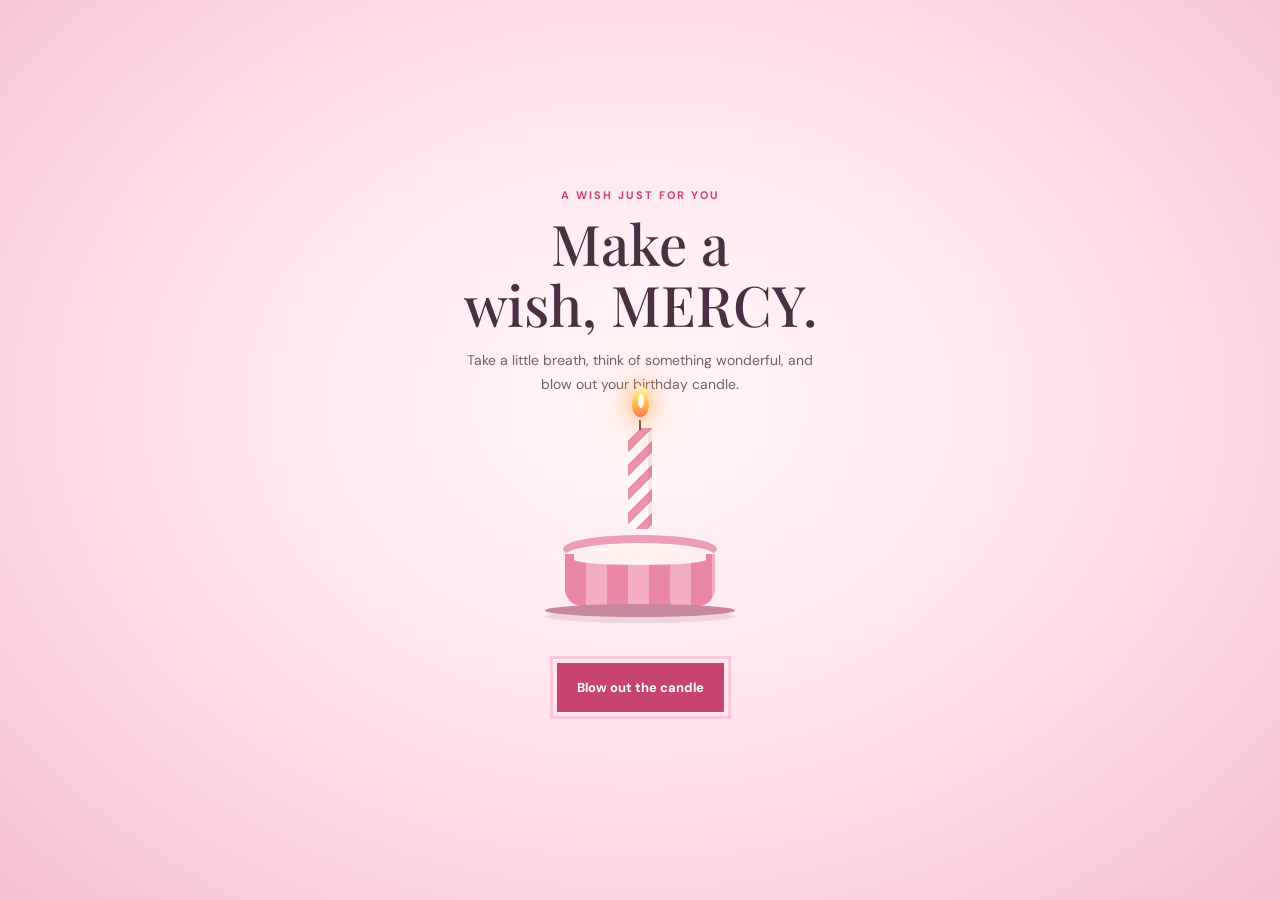
<file: index.html>
<!doctype html>
<html lang="en">
<head>
  <meta charset="utf-8">
  <meta name="viewport" content="width=device-width, initial-scale=1">
  <meta name="theme-color" content="#ffedf3">
  <title>Happy birthday, Emlin Mercy!</title>
  <link rel="preconnect" href="https://fonts.googleapis.com">
  <link rel="preconnect" href="https://fonts.gstatic.com" crossorigin>
  <link href="https://fonts.googleapis.com/css2?family=DM+Sans:wght@400;500;600;700&family=Playfair+Display:wght@500;600;700&display=swap" rel="stylesheet">
  <link rel="stylesheet" href="pages.css">
  <style>
    :root {
      color-scheme: light;
      --paper: #ffedf3;
      --ink: #4a3040;
      --coral: #c74370;
      --teal: #ad6484;
      --soft-pink: #ffc6d8;
      --serif: "Playfair Display", Georgia, serif;
      --sans: "DM Sans", "Segoe UI", sans-serif;
      --ease-out: cubic-bezier(.22, 1, .36, 1);
    }

    * { box-sizing: border-box; }
    html { scroll-behavior: smooth; }
    body {
      margin: 0;
      background: var(--paper);
      color: var(--ink);
      font-family: var(--sans);
      -webkit-font-smoothing: antialiased;
    }
    button, a { font: inherit; }
    button:focus-visible, a:focus-visible {
      outline: 3px solid var(--soft-pink);
      outline-offset: 4px;
    }

    .hero {
      position: relative;
      min-height: 730px;
      height: 90svh;
      max-height: 980px;
      overflow: hidden;
      isolation: isolate;
      display: flex;
      align-items: center;
      color: var(--ink);
      background: #f9e2e9;
    }
    .hero-collage {
      position: absolute;
      z-index: -1;
      inset: auto 3% 0 auto;
      width: 58%;
      height: 94%;
      display: grid;
      grid-template-columns: 1.08fr .82fr;
      align-items: center;
      gap: 14px;
      animation: photo-arrive 1.5s var(--ease-out) both;
    }
    .hero-collage img {
      display: block;
      width: 100%;
      border: 6px solid rgba(255,255,255,.86);
      background: #fff7f9;
      box-shadow: 0 22px 42px rgba(96,43,68,.15);
      object-fit: cover;
    }
    .hero-portrait-main { height: 88%; object-position: center 38%; transform: rotate(-2deg); }
    .hero-portrait-stack { display: grid; grid-template-rows: repeat(2, minmax(0, 1fr)); gap: 14px; height: 80%; }
    .hero-portrait-side { height: 100%; object-position: center top; }
    .hero::after {
      content: "";
      position: absolute;
      z-index: 0;
      inset: 0;
      background: linear-gradient(90deg, #fff1f5 4%, rgba(255,241,245,.98) 35%, rgba(255,241,245,.6) 54%, rgba(255,241,245,0) 76%);
      pointer-events: none;
    }
    .topbar {
      position: absolute;
      inset: 0 0 auto;
      z-index: 2;
      display: flex;
      align-items: center;
      justify-content: space-between;
      padding: 28px 6.5%;
      color: var(--ink);
      animation: rise-in 1s .1s var(--ease-out) both;
    }
    .wordmark {
      display: flex;
      align-items: center;
      gap: 10px;
      color: inherit;
      text-decoration: none;
      font-size: 13px;
      font-weight: 700;
      letter-spacing: 1px;
      text-transform: uppercase;
    }
    .wordmark-star { color: var(--soft-pink); font-size: 20px; animation: star-float 3.4s ease-in-out infinite; }
    .topbar .site-nav a { color: var(--ink); }
    .topbar .site-nav a:hover { color: var(--coral); }
    .top-note {
      border: 1px solid rgba(255,255,255,.62);
      border-radius: 99px;
      padding: 9px 15px;
      font-size: 12px;
      letter-spacing: .5px;
    }
    .hero-copy {
      position: relative;
      z-index: 1;
      width: min(1220px, 88%);
      margin: 50px auto 0;
      padding-bottom: 28px;
    }
    .eyebrow {
      display: flex;
      align-items: center;
      gap: 12px;
      margin: 0 0 18px;
      color: #ffe1e9;
      font-size: 12px;
      font-weight: 700;
      letter-spacing: 2.3px;
      text-transform: uppercase;
      animation: rise-in 1.1s .2s var(--ease-out) both;
    }
    .eyebrow::before { content: ""; width: 34px; height: 1px; background: currentColor; }
    h1 {
      max-width: 760px;
      margin: 0;
      font-family: var(--serif);
      font-size: 94px;
      font-weight: 500;
      line-height: .99;
      text-wrap: balance;
      text-shadow: 0 3px 28px rgba(96,43,68,.08);
      animation: rise-in 1.2s .3s var(--ease-out) both;
    }
    .mobile-greeting-break { display: none; }
    h1 span { color: var(--coral); font-style: italic; animation: name-glow 4.5s 1.5s ease-in-out infinite; }
    .hero-subtitle {
      max-width: 480px;
      margin: 24px 0 30px;
      color: #684c5c;
      font-size: 17px;
      line-height: 1.7;
      animation: rise-in 1.2s .46s var(--ease-out) both;
    }
    .primary-link {
      display: inline-flex;
      align-items: center;
      gap: 12px;
      min-height: 52px;
      padding: 0 20px;
      border: 0;
      border-radius: 3px;
      background: var(--coral);
      color: #fff;
      text-decoration: none;
      font-size: 13px;
      font-weight: 700;
      transition: transform .35s var(--ease-out), background-color .25s ease, box-shadow .35s ease;
      animation: rise-in 1.2s .62s var(--ease-out) both;
    }
    .primary-link:hover { transform: translateY(-3px); background: #aa365d; box-shadow: 0 10px 28px rgba(88,38,70,.18); }
    .primary-link span { font-size: 18px; transition: transform .35s var(--ease-out); }
    .primary-link:hover span { transform: translateX(4px); }
    .scroll-cue {
      position: absolute;
      bottom: 28px;
      left: 50%;
      display: grid;
      justify-items: center;
      gap: 8px;
      transform: translateX(-50%);
      color: #684c5c;
      font-size: 10px;
      letter-spacing: 1.5px;
      text-transform: uppercase;
      animation: rise-in 1s .8s var(--ease-out) both;
    }
    .scroll-cue span:last-child { animation: nudge-down 2.4s cubic-bezier(.45, 0, .55, 1) infinite; font-size: 18px; }

    .intro {
      position: relative;
      padding: 76px 24px 82px;
      overflow: hidden;
      text-align: center;
    }
    .intro::before, .intro::after {
      content: "✳";
      position: absolute;
      color: var(--coral);
      font-size: 42px;
      animation: slow-turn 32s linear infinite;
      opacity: .8;
    }
    .intro::before { top: 68px; left: 13%; }
    .intro::after { right: 13%; bottom: 58px; color: var(--teal); font-size: 34px; animation-direction: reverse; }
    .section-kicker {
      margin: 0 0 15px;
      color: var(--coral);
      font-size: 11px;
      font-weight: 700;
      letter-spacing: 2px;
      text-transform: uppercase;
    }
    h2 {
      margin: 0;
      font-family: var(--serif);
      font-size: 48px;
      font-weight: 500;
      line-height: 1.16;
      text-wrap: balance;
    }
    .intro-copy {
      max-width: 560px;
      margin: 17px auto 0;
      color: #536762;
      font-size: 15px;
      line-height: 1.8;
    }
    .wish-wrap {
      max-width: 700px;
      margin: 36px auto 0;
    }
    .wish-button {
      min-height: 48px;
      padding: 0 19px;
      border: 1px solid var(--ink);
      border-radius: 3px;
      background: transparent;
      color: var(--ink);
      cursor: pointer;
      font-size: 13px;
      font-weight: 700;
      transition: color .25s ease, background-color .25s ease, transform .35s var(--ease-out);
    }
    .wish-button:hover { transform: translateY(-2px); background: var(--ink); color: var(--paper); }
    .wish-note {
      display: grid;
      grid-template-rows: 0fr;
      opacity: 0;
      transform: translateY(12px);
      transition: grid-template-rows .65s var(--ease-out), opacity .45s ease, transform .65s var(--ease-out), margin .65s var(--ease-out);
    }
    .wish-note-inner { overflow: hidden; }
    .wish-note.is-open {
      grid-template-rows: 1fr;
      margin-top: 25px;
      opacity: 1;
      transform: translateY(0);
    }
    .wish-note p {
      margin: 0;
      padding: 24px 28px;
      border-top: 1px solid rgba(74,48,64,.2);
      border-bottom: 1px solid rgba(74,48,64,.2);
      font-family: var(--serif);
      font-size: 23px;
      line-height: 1.65;
    }
    .signature { display: block; margin-top: 12px; color: var(--coral); font-family: var(--sans); font-size: 12px; font-weight: 700; letter-spacing: 1px; text-transform: uppercase; }

    .birthday-footer {
      display: flex;
      align-items: center;
      justify-content: space-between;
      gap: 24px;
      padding: 23px 6.5%;
      background: transparent;
      color: var(--ink);
      font-size: 12px;
    }
    .birthday-footer p { margin: 0; }
    .footer-star { color: var(--coral); font-size: 17px; }
    .reveal { opacity: 0; transform: translateY(18px); transition: opacity 1s ease, transform 1.15s var(--ease-out); }
    .reveal.is-visible { opacity: 1; transform: translateY(0); }
    .confetti-canvas { position: fixed; z-index: 5; inset: 0; width: 100%; height: 100%; pointer-events: none; }

    @keyframes rise-in { from { opacity: 0; transform: translateY(18px); } to { opacity: 1; transform: translateY(0); } }
    @keyframes photo-arrive { from { opacity: .6; transform: scale(1.07); } to { opacity: 1; transform: scale(1); } }
    @keyframes nudge-down { 0%, 100% { transform: translateY(0); } 50% { transform: translateY(4px); } }
    @keyframes star-float { 0%, 100% { transform: translateY(0) rotate(0); } 50% { transform: translateY(-3px) rotate(12deg); } }
    @keyframes name-glow { 0%, 100% { text-shadow: 0 0 0 rgba(199,67,112,0); } 50% { text-shadow: 0 0 22px rgba(199,67,112,.2); } }
    @keyframes slow-turn { to { transform: rotate(360deg); } }

    @media (max-width: 700px) {
      .hero { min-height: 820px; height: 92svh; max-height: 960px; align-items: flex-start; background: #fff1f5; }
      .hero-collage { inset: auto 0 0; width: 100%; height: 49%; grid-template-columns: 1.08fr .82fr; gap: 8px; padding: 0 10px; }
      .hero-collage img { border-width: 4px; }
      .hero-portrait-main { height: 94%; }
      .hero-portrait-stack { gap: 8px; height: 88%; }
      .hero::after { background: linear-gradient(180deg, #fff1f5 0%, rgba(255,241,245,.99) 42%, rgba(255,241,245,.78) 59%, rgba(255,241,245,0) 90%); }
      .topbar { padding: 22px 6%; }
      .hero-copy { width: 88%; margin: 126px auto 0; }
      .mobile-greeting-break { display: block; }
      h1 { max-width: 540px; font-size: 60px; }
      .hero-subtitle { max-width: 390px; font-size: 15px; }
      .scroll-cue { bottom: 18px; }
      .intro { padding: 62px 24px 68px; }
      h2 { font-size: 39px; }
      .intro::before { left: 7%; top: 32px; font-size: 29px; }
      .intro::after { right: 7%; bottom: 25px; font-size: 25px; }
      .wish-note p { padding: 20px 8px; font-size: 20px; }
      .birthday-footer { padding: 20px 6%; }
    }
    @media (max-width: 390px) {
      h1 { font-size: 52px; }
      .wordmark { gap: 6px; font-size: 11px; }
      .topbar .site-nav { gap: 10px; }
      .topbar .site-nav a { font-size: 10px; }
    }
    @media (prefers-reduced-motion: reduce) {
      *, *::before, *::after {
        scroll-behavior: auto !important;
        animation-duration: .01ms !important;
        animation-iteration-count: 1 !important;
        transition-duration: .01ms !important;
      }
      .reveal { opacity: 1; transform: none; }
    }
  </style>
</head>
<body>
  <div id="home-content" inert>
  <main>
    <section class="hero" aria-labelledby="birthday-title">
        <div class="hero-collage" role="group" aria-label="Birthday portraits of Emlin Mercy">
          <img class="hero-portrait-main" src="emb/em3.jpeg" alt="Close-up illustrated portrait of Emlin Mercy">
          <div class="hero-portrait-stack">
            <img class="hero-portrait-side" src="emb/em2.jpeg" alt="Emlin seated at a piano">
            <img class="hero-portrait-side" src="emb/em1.jpeg" alt="Emlin standing among flowers">
          </div>
        </div>
      <header class="topbar">
        <a class="wordmark" href="index.html" aria-label="Birthday wishes home"><span class="wordmark-star">✳</span> A day for you</a>
        <nav class="site-nav" aria-label="Main navigation">
          <a href="letter.html">Birthday letter</a>
        </nav>
      </header>
      <div class="hero-copy" id="top">
        <p class="eyebrow">Today deserves a little sparkle</p>
        <h1 id="birthday-title" tabindex="-1">Happy<br class="mobile-greeting-break"> birthday,<br><span>Emlin Mercy!</span></h1>
        <p class="hero-subtitle">Here’s to the big laughs, the tiny joys, and all the lovely things still on their way to you, Emlin.</p>
        <button class="primary-link" id="open-surprise" type="button" aria-haspopup="dialog" aria-controls="heart-surprise">Open your surprise <span aria-hidden="true">♥</span></button>
      </div>
      <div class="scroll-cue" aria-hidden="true"><span>A little more</span><span>↓</span></div>
    </section>
  </main>
  <footer class="birthday-footer"><p>Made for Emlin’s very special day</p><span class="footer-star" aria-hidden="true">✳</span><p>Save a little cake for later.</p></footer>
  </div>

  <section class="candle-welcome" id="candle-welcome" role="dialog" aria-modal="true" aria-labelledby="candle-title">
    <div class="welcome-content">
      <p class="section-kicker">A wish just for you</p>
      <h2 id="candle-title">Make a wish, MERCY.</h2>
      <p class="welcome-copy">Take a little breath, think of something wonderful, and blow out your birthday candle.</p>
      <div class="birthday-cake" aria-hidden="true">
        <div class="candle">
          <span class="candle-wick"></span>
          <span class="candle-flame"></span>
          <span class="candle-smoke"></span>
        </div>
        <div class="cake-top"></div>
        <div class="cake-body"></div>
        <div class="cake-plate"></div>
      </div>
      <button class="blow-button" type="button" autofocus>Blow out the candle</button>
    </div>
  </section>
  <section class="surprise-screen" id="heart-surprise" role="dialog" aria-modal="true" aria-labelledby="surprise-title" hidden>
    <div class="surprise-backdrop" data-close-surprise></div>
    <div class="heart-sky" aria-hidden="true">
      <span>♡</span><span>♥</span><span>♡</span><span>♥</span><span>♡</span><span>♥</span>
      <span>♡</span><span>♥</span><span>♡</span><span>♥</span><span>♡</span><span>♥</span>
    </div>
    <button class="surprise-close" type="button" aria-label="Close surprise" title="Close surprise">×</button>
    <div class="surprise-content">
      <div class="surprise-reward" id="surprise-reward">
        <p class="section-kicker">A little birthday wish</p>
        <h3 id="surprise-title">Happy birthday, Emlin.</h3>
        <p>You make the world a little lovelier just by being in it.</p>
        <a class="primary-link" href="letter.html">Read your birthday letter <span aria-hidden="true">→</span></a>
      </div>
    </div>
  </section>
  <script>
    const motionReduced = window.matchMedia('(prefers-reduced-motion: reduce)');
    const welcome = document.querySelector('#candle-welcome');
    const homeContent = document.querySelector('#home-content');
    const blowButton = document.querySelector('.blow-button');
    const candleFlame = document.querySelector('.candle-flame');
    const openSurpriseButton = document.querySelector('#open-surprise');
    const surprise = document.querySelector('#heart-surprise');
    const surpriseCloseButton = document.querySelector('.surprise-close');

    let candleAlreadyBlown = false;
    try {
      candleAlreadyBlown = sessionStorage.getItem('emlin-candle-blown') === 'true';
    } catch {}

    if (candleAlreadyBlown) {
      welcome.hidden = true;
      homeContent.inert = false;
    } else {
      document.body.style.overflow = 'hidden';
      blowButton.focus();
    }

    blowButton.addEventListener('click', () => {
      blowButton.disabled = true;
      candleFlame.classList.add('is-out');
      welcome.classList.add('is-leaving');
      const finishWelcome = () => {
        welcome.hidden = true;
        homeContent.inert = false;
        document.body.style.removeProperty('overflow');
        document.querySelector('#birthday-title').focus({ preventScroll: true });
        try {
          sessionStorage.setItem('emlin-candle-blown', 'true');
        } catch {}
      };
      window.setTimeout(finishWelcome, motionReduced.matches ? 0 : 950);
    });

    function openSurprise() {
      surprise.hidden = false;
      homeContent.inert = true;
      document.body.style.overflow = 'hidden';
      requestAnimationFrame(() => {
        surprise.classList.add('is-open');
        surpriseCloseButton.focus();
      });
    }

    function closeSurprise() {
      surprise.classList.remove('is-open');
      homeContent.inert = false;
      document.body.style.removeProperty('overflow');
      openSurpriseButton.focus();
      window.setTimeout(() => {
        surprise.hidden = true;
      }, motionReduced.matches ? 0 : 500);
    }

    openSurpriseButton.addEventListener('click', openSurprise);
    surpriseCloseButton.addEventListener('click', closeSurprise);
    surprise.querySelector('[data-close-surprise]').addEventListener('click', closeSurprise);
    document.addEventListener('keydown', (event) => {
      if (event.key === 'Escape' && !surprise.hidden) closeSurprise();
    });

    const revealObserver = new IntersectionObserver((entries, observer) => {
      for (const entry of entries) {
        if (entry.isIntersecting) {
          entry.target.classList.add('is-visible');
          observer.unobserve(entry.target);
        }
      }
    }, { threshold: 0.18 });
    document.querySelectorAll('.reveal').forEach((item) => revealObserver.observe(item));
  </script>
</body>
</html>
</file>
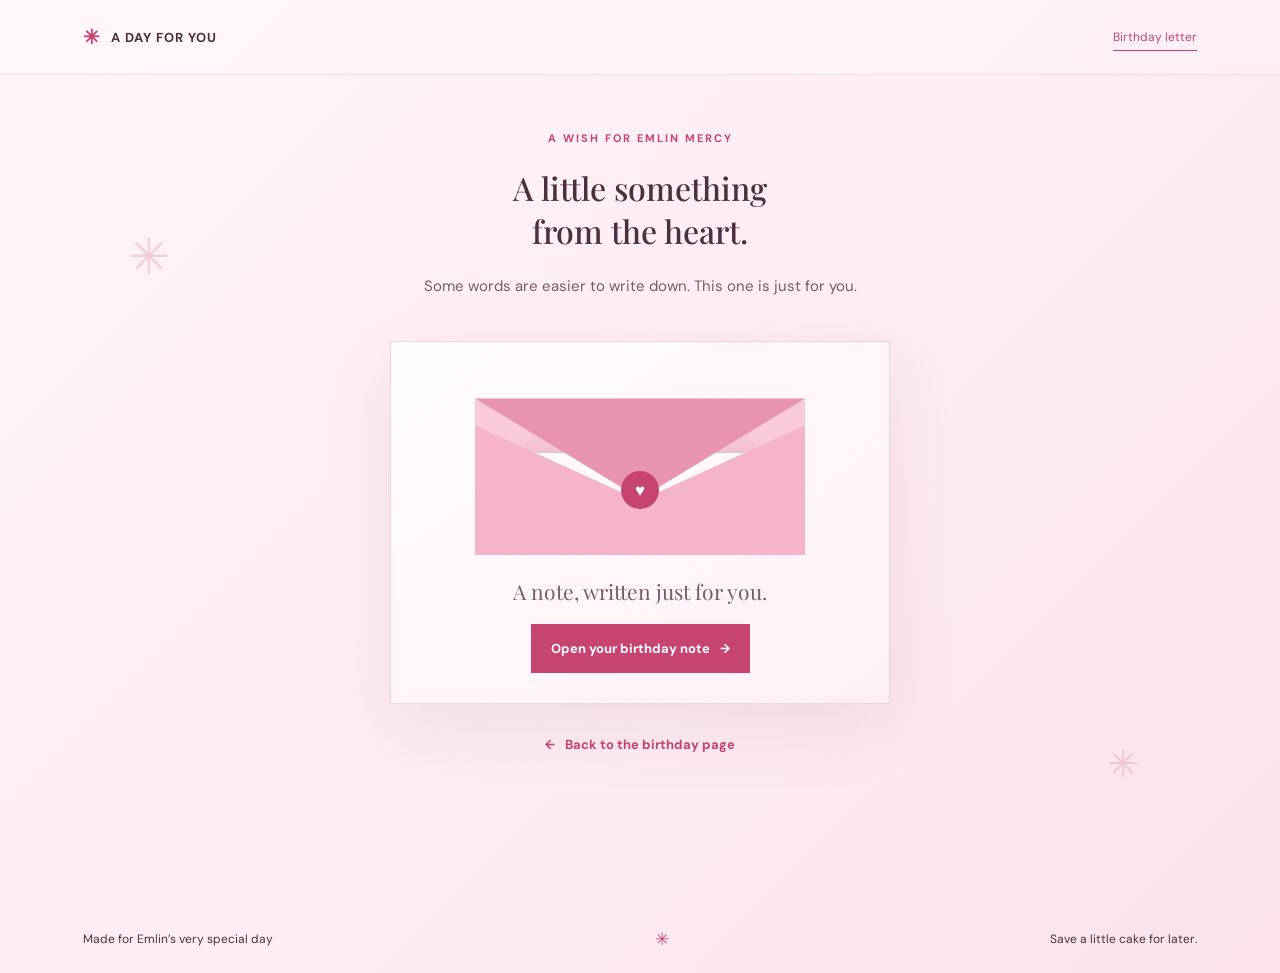
<file: letter.html>
<!doctype html>
<html lang="en">
<head>
  <meta charset="utf-8">
  <meta name="viewport" content="width=device-width, initial-scale=1">
  <meta name="theme-color" content="#ffedf3">
  <title>A birthday letter for Emlin Mercy</title>
  <link rel="preconnect" href="https://fonts.googleapis.com">
  <link rel="preconnect" href="https://fonts.gstatic.com" crossorigin>
  <link href="https://fonts.googleapis.com/css2?family=DM+Sans:wght@400;500;600;700&family=Playfair+Display:wght@500;600;700&display=swap" rel="stylesheet">
  <link rel="stylesheet" href="pages.css">
</head>
<body class="inner-page">
  <div class="page-shell" id="letter-page-content">
    <header class="inner-header">
      <a class="wordmark" href="index.html"><span class="wordmark-star" aria-hidden="true">✳</span> A day for you</a>
      <nav class="site-nav" aria-label="Main navigation">
        <a href="letter.html" aria-current="page">Birthday letter</a>
      </nav>
    </header>
    <main class="letter-page">
      <header class="letter-intro">
        <p class="section-kicker">A wish for Emlin Mercy</p>
        <h1>A little something<br>from the heart.</h1>
        <p>Some words are easier to write down. This one is just for you.</p>
      </header>
      <section class="envelope-card" aria-label="A sealed birthday letter">
        <div class="envelope-art" aria-hidden="true">
          <div class="envelope-back"></div>
          <div class="envelope-front"></div>
          <div class="envelope-flap"></div>
          <div class="envelope-seal"><span>♥</span></div>
        </div>
        <p class="envelope-prompt">A note, written just for you.</p>
        <button class="open-letter-button" type="button" aria-haspopup="dialog" aria-controls="birthday-letter">
          Open your birthday note <span aria-hidden="true">→</span>
        </button>
      </section>
      <div class="memories-return"><a class="page-return" href="index.html"><span aria-hidden="true">←</span> Back to the birthday page</a></div>
    </main>
    <footer class="birthday-footer"><p>Made for Emlin’s very special day</p><span class="footer-star" aria-hidden="true">✳</span><p>Save a little cake for later.</p></footer>
  </div>

  <div class="letter-overlay" id="birthday-letter-overlay" hidden>
    <div class="letter-backdrop" data-close-letter></div>
    <article class="letter-dialog" id="birthday-letter" role="dialog" aria-modal="true" aria-labelledby="letter-title" tabindex="-1">
      <div class="letter-dialog-top">
        <span>A little note</span>
        <button class="close-letter-button" type="button" aria-label="Close birthday note">Close <span aria-hidden="true">×</span></button>
      </div>
      <div class="letter-sheet">
        <h2 id="letter-title">For Emlin, from my heart</h2>
        <p class="letter-message">Happy Birthday to the person I love silently. ❤️🎂

You may never understand how special you are to me, and maybe you'll never know how many times I've smiled just thinking about you. I don't know whether I'll ever become someone special in your life, but you'll always be special in mine. I ask nothing from you, only that life gives you all the happiness you deserve. Even if my love remains unspoken and one-sided, my wishes for you will always come from the deepest part of my heart. Happy Birthday, my unspoken love. 🥹💔❤️</p>
        <span class="letter-signature">With so much love, today and always</span>
      </div>
    </article>
  </div>
  <script>
    const pageContent = document.querySelector('#letter-page-content');
    const envelopeCard = document.querySelector('.envelope-card');
    const openButton = document.querySelector('.open-letter-button');
    const overlay = document.querySelector('#birthday-letter-overlay');
    const dialog = document.querySelector('#birthday-letter');
    const closeButton = document.querySelector('.close-letter-button');
    const motionReduced = window.matchMedia('(prefers-reduced-motion: reduce)');

    function openLetter() {
      envelopeCard.classList.add('is-opening');
      overlay.hidden = false;
      pageContent.inert = true;
      document.body.style.overflow = 'hidden';
      requestAnimationFrame(() => overlay.classList.add('is-open'));
      window.setTimeout(() => closeButton.focus(), motionReduced.matches ? 0 : 450);
    }

    function closeLetter() {
      overlay.classList.remove('is-open');
      pageContent.inert = false;
      document.body.style.removeProperty('overflow');
      openButton.focus();
      window.setTimeout(() => {
        overlay.hidden = true;
        envelopeCard.classList.remove('is-opening');
      }, motionReduced.matches ? 0 : 550);
    }

    openButton.addEventListener('click', openLetter);
    closeButton.addEventListener('click', closeLetter);
    overlay.querySelector('[data-close-letter]').addEventListener('click', closeLetter);
    document.addEventListener('keydown', (event) => {
      if (event.key === 'Escape' && !overlay.hidden) closeLetter();
    });
  </script>
</body>
</html>
</file>
<file: pages.css>
:root {
  --paper: #ffedf3;
  --ink: #4a3040;
  --coral: #c74370;
  --teal: #ad6484;
  --soft-pink: #ffc6d8;
  --serif: "Playfair Display", Georgia, serif;
  --sans: "DM Sans", "Segoe UI", sans-serif;
  --ease-out: cubic-bezier(.22, 1, .36, 1);
}

* { box-sizing: border-box; }
html { min-width: 320px; scroll-behavior: smooth; }
body { margin: 0; background: var(--paper); color: var(--ink); font-family: var(--sans); -webkit-font-smoothing: antialiased; }
a, button { font: inherit; }
a:focus-visible, button:focus-visible { outline: 3px solid var(--soft-pink); outline-offset: 4px; }
[hidden] { display: none !important; }

.site-nav { display: flex; align-items: center; gap: 26px; }
.site-nav a { position: relative; color: inherit; font-size: 12px; text-decoration: none; transition: color .25s ease; }
.site-nav a::after { position: absolute; right: 0; bottom: -6px; left: 0; height: 1px; background: currentColor; content: ""; transform: scaleX(0); transform-origin: right; transition: transform .35s var(--ease-out); }
.site-nav a:hover::after, .site-nav a[aria-current="page"]::after { transform: scaleX(1); transform-origin: left; }
.site-nav a:hover, .site-nav a[aria-current="page"] { color: #ffd3df; }
.topbar .site-nav a { font-weight: 600; }

.birthday-footer { display: flex; align-items: center; justify-content: space-between; gap: 24px; padding: 23px 6.5%; background: transparent; color: var(--ink); font-size: 12px; }
.birthday-footer p { margin: 0; }
.footer-star { color: var(--coral); font-size: 17px; }

.primary-link { cursor: pointer; }

.surprise-screen { position: fixed; z-index: 25; inset: 0; display: grid; place-items: center; overflow-y: auto; padding: 34px 24px; }
.surprise-screen[hidden] { display: none; }
.surprise-backdrop { position: absolute; inset: 0; background: linear-gradient(135deg, rgba(255,246,249,.97), rgba(255,220,231,.94)); backdrop-filter: blur(16px); -webkit-backdrop-filter: blur(16px); opacity: 0; transition: opacity .55s ease; }
.surprise-screen.is-open .surprise-backdrop { opacity: 1; }
.heart-sky { position: absolute; z-index: 1; inset: 0; overflow: hidden; pointer-events: none; }
.heart-sky span { position: absolute; color: var(--coral); font-size: 32px; opacity: .2; animation: heart-drift 7s ease-in-out infinite; }
.heart-sky span:nth-child(1) { top: 12%; left: 11%; animation-delay: -1s; }
.heart-sky span:nth-child(2) { top: 24%; right: 15%; font-size: 22px; animation-delay: -4s; }
.heart-sky span:nth-child(3) { top: 61%; left: 7%; font-size: 24px; animation-delay: -2.5s; }
.heart-sky span:nth-child(4) { top: 77%; right: 10%; animation-delay: -5s; }
.heart-sky span:nth-child(5) { top: 86%; left: 32%; font-size: 20px; animation-delay: -3s; }
.heart-sky span:nth-child(6) { top: 9%; right: 35%; font-size: 21px; animation-delay: -6s; }
.heart-sky span:nth-child(7) { top: 42%; left: 17%; font-size: 19px; animation-delay: -4.5s; }
.heart-sky span:nth-child(8) { top: 55%; right: 8%; font-size: 26px; animation-delay: -2s; }
.heart-sky span:nth-child(9) { top: 89%; right: 34%; font-size: 18px; animation-delay: -1.5s; }
.heart-sky span:nth-child(10) { top: 32%; left: 5%; font-size: 17px; animation-delay: -5.5s; }
.heart-sky span:nth-child(11) { top: 14%; right: 6%; font-size: 19px; animation-delay: -3.5s; }
.heart-sky span:nth-child(12) { top: 69%; left: 25%; font-size: 20px; animation-delay: -6.5s; }
.surprise-close { position: absolute; z-index: 3; top: 22px; right: 24px; display: grid; width: 44px; height: 44px; place-items: center; border: 1px solid rgba(199,67,112,.2); border-radius: 50%; background: rgba(255,255,255,.75); color: var(--ink); cursor: pointer; font-size: 25px; transition: transform .35s var(--ease-out), background-color .25s ease; }
.surprise-close:hover { transform: rotate(90deg); background: #fff; }
.surprise-content { position: relative; z-index: 2; width: min(700px, 100%); text-align: center; opacity: 0; transform: translateY(18px); transition: opacity .55s ease, transform .75s var(--ease-out); }
.surprise-screen.is-open .surprise-content { opacity: 1; transform: translateY(0); }
.surprise-content h2 { margin: 0; color: var(--ink); font-family: var(--serif); font-size: 58px; font-weight: 500; line-height: 1.1; }
.surprise-instruction { max-width: 420px; margin: 16px auto 0; color: #755d6b; font-size: 15px; line-height: 1.7; }
.surprise-reward { display: grid; justify-items: center; animation: reward-arrive .8s var(--ease-out) both; }
.surprise-reward .section-kicker { margin: 0 0 9px; }
.surprise-reward h3 { margin: 0; color: var(--coral); font-family: var(--serif); font-size: 46px; font-weight: 500; }
.surprise-reward > p:not(.section-kicker) { max-width: 420px; margin: 12px 0 20px; color: #755d6b; font-size: 15px; line-height: 1.7; }
.surprise-reward .primary-link { text-decoration: none; }

.inner-page { min-height: 100svh; background: linear-gradient(135deg, #fff5f8 0%, var(--paper) 54%, #fbe2eb 100%); }
.inner-header { position: relative; z-index: 1; display: flex; align-items: center; justify-content: space-between; gap: 24px; padding: 24px 6.5%; border-bottom: 1px solid rgba(199,67,112,.12); background: rgba(255,255,255,.22); }
.inner-header .wordmark { display: flex; align-items: center; gap: 10px; color: var(--ink); text-decoration: none; font-size: 13px; font-weight: 700; letter-spacing: 1px; text-transform: uppercase; }
.inner-header .wordmark-star { color: var(--coral); font-size: 20px; }
.inner-header .site-nav a { color: var(--ink); }
.inner-header .site-nav a:hover, .inner-header .site-nav a[aria-current="page"] { color: var(--coral); }

.section-kicker { margin: 0 0 15px; color: var(--coral); font-size: 11px; font-weight: 700; letter-spacing: 2px; text-transform: uppercase; }
h1, h2 { font-family: var(--serif); font-weight: 500; text-wrap: balance; }
.page-return { display: inline-flex; align-items: center; gap: 10px; margin: 32px auto 0; color: var(--coral); font-size: 13px; font-weight: 700; text-decoration: none; }
.page-return span { transition: transform .3s var(--ease-out); }
.page-return:hover span { transform: translateX(4px); }
.memories-return { display: flex; justify-content: center; }

.letter-page { position: relative; min-height: calc(100svh - 70px); overflow: hidden; padding: 56px 24px 96px; }
.letter-page::before, .letter-page::after { position: absolute; color: rgba(199,67,112,.2); content: "✳"; pointer-events: none; }
.letter-page::before { top: 18%; left: 10%; font-size: 50px; animation: slow-turn 32s linear infinite; }
.letter-page::after { right: 11%; bottom: 14%; font-size: 38px; animation: slow-turn 28s linear infinite reverse; }
.letter-intro { position: relative; z-index: 1; max-width: 720px; margin: 0 auto 42px; text-align: center; }
.letter-intro .section-kicker { margin-bottom: 13px; }
.letter-intro p:last-child { margin: 15px 0 0; color: #755d6b; font-size: 15px; line-height: 1.7; }
.envelope-card { position: relative; z-index: 1; display: grid; justify-items: center; width: min(100%, 500px); margin: 0 auto; padding: 0 25px 30px; border: 1px solid rgba(199,67,112,.2); background: linear-gradient(145deg, rgba(255,255,255,.8), rgba(255,247,250,.58)); box-shadow: 0 22px 70px rgba(91,43,66,.09); text-align: center; }
.envelope-art { position: relative; width: min(100%, 330px); height: 195px; margin: 18px auto 22px; perspective: 900px; }
.envelope-front { position: absolute; right: 0; bottom: 0; left: 0; z-index: 2; height: 130px; background: #f5b4c9; clip-path: polygon(0 0, 50% 58%, 100% 0, 100% 100%, 0 100%); }
.envelope-back { position: absolute; inset: 38px 0 0; overflow: hidden; background: #f9cbd9; clip-path: polygon(0 0, 50% 45%, 100% 0, 100% 100%, 0 100%); }
.envelope-back::after { position: absolute; right: 12%; bottom: -35%; left: 12%; height: 100%; background: #fff9fb; box-shadow: 0 -4px 18px rgba(93,46,67,.1); content: ""; transition: transform .7s var(--ease-out); }
.envelope-flap { position: absolute; top: 38px; left: 0; z-index: 3; width: 100%; height: 100px; background: #e994ae; clip-path: polygon(0 0, 100% 0, 50% 100%); transform-origin: top center; transition: transform .65s var(--ease-out); backface-visibility: hidden; }
.envelope-seal { position: absolute; top: 111px; left: 50%; z-index: 4; display: grid; width: 38px; height: 38px; place-items: center; border-radius: 50%; background: var(--coral); color: white; transform: translateX(-50%); transition: opacity .25s ease; }
.envelope-seal span { font-size: 17px; }
.envelope-card.is-opening .envelope-flap { transform: rotateX(180deg); }
.envelope-card.is-opening .envelope-seal { opacity: 0; }
.envelope-card.is-opening .envelope-back::after { transform: translateY(-34%); }
.envelope-prompt { margin: 0; color: #755d6b; font-family: var(--serif); font-size: 21px; }
.open-letter-button, .close-letter-button { display: inline-flex; align-items: center; justify-content: center; gap: 10px; min-height: 49px; padding: 0 20px; border: 0; background: var(--coral); color: #fff; cursor: pointer; font-size: 13px; font-weight: 700; transition: transform .35s var(--ease-out), background-color .25s ease; }
.open-letter-button { margin-top: 19px; }
.open-letter-button:hover, .close-letter-button:hover { transform: translateY(-2px); background: #aa365d; }
.open-letter-button span { transition: transform .3s var(--ease-out); }
.open-letter-button:hover span { transform: translateX(4px); }

.letter-overlay { position: fixed; z-index: 15; inset: 0; display: grid; place-items: center; padding: 20px; }
.letter-overlay[hidden] { display: none; }
.letter-backdrop { position: absolute; inset: 0; background: rgba(61,35,51,.34); backdrop-filter: blur(10px); -webkit-backdrop-filter: blur(10px); opacity: 0; transition: opacity .55s ease; }
.letter-dialog { position: relative; z-index: 1; width: min(620px, 100%); max-height: min(86svh, 820px); overflow: auto; padding: 24px 46px 34px; border-top: 4px solid var(--coral); background: #fff9fb; box-shadow: 0 30px 100px rgba(42,20,34,.26); opacity: 0; transform: translateY(24px) scale(.97); transition: opacity .55s ease, transform .75s var(--ease-out); }
.letter-overlay.is-open .letter-backdrop { opacity: 1; }
.letter-overlay.is-open .letter-dialog { opacity: 1; transform: translateY(0) scale(1); }
.letter-dialog-top { display: flex; align-items: center; justify-content: space-between; gap: 14px; padding-bottom: 16px; border-bottom: 1px solid #efd6df; color: var(--coral); font-size: 10px; font-weight: 700; letter-spacing: 1.7px; text-transform: uppercase; }
.close-letter-button { min-height: 36px; padding: 0 12px; background: transparent; color: var(--ink); }
.close-letter-button:hover { background: #f8dbe4; color: var(--ink); }
.letter-sheet { padding: 22px 0 4px; }
.letter-sheet h2 { margin: 0 0 19px; color: var(--ink); font-family: var(--serif); font-size: clamp(29px, 6vw, 40px); font-weight: 500; line-height: 1.15; }
.letter-message { margin: 0; color: #5d4553; font-family: var(--serif); font-size: 17px; line-height: 1.8; white-space: pre-line; }
.letter-signature { display: block; margin-top: 20px; color: var(--coral); font-family: var(--sans); font-size: 11px; font-weight: 700; letter-spacing: 1.3px; text-transform: uppercase; }

.candle-welcome { position: fixed; z-index: 30; inset: 0; display: grid; place-items: center; overflow-y: auto; padding: 28px 20px; background: radial-gradient(ellipse at 50% 45%, #fff8fa 0, #ffe4ed 48%, #f6c1d2 100%); opacity: 1; transition: opacity .85s ease, visibility .85s ease; }
.candle-welcome[hidden] { display: none; }
.candle-welcome.is-leaving { visibility: hidden; opacity: 0; }
.welcome-content { display: grid; justify-items: center; width: min(100%, 500px); padding: 38px 28px; text-align: center; animation: welcome-arrive 1s var(--ease-out) both; }
.welcome-content .section-kicker { margin-bottom: 11px; }
.welcome-content h2 { margin: 0; font-family: var(--serif); font-size: clamp(40px, 8vw, 56px); font-weight: 500; line-height: 1.08; }
.welcome-copy { max-width: 360px; margin: 15px 0 2px; color: #755d6b; font-size: 14px; line-height: 1.7; }
.birthday-cake { position: relative; display: grid; justify-items: center; width: 230px; height: 235px; margin: 12px auto 17px; }
.candle { position: absolute; top: 17px; z-index: 2; width: 24px; height: 101px; background: repeating-linear-gradient(135deg, #fff8f4 0 9px, #ea91ad 9px 17px); box-shadow: inset -4px 0 0 rgba(120,50,77,.09); }
.candle-wick { position: absolute; top: -8px; left: 11px; width: 2px; height: 10px; background: #6b4b4d; }
.candle-flame { position: absolute; top: -42px; left: 4px; width: 17px; height: 31px; border-radius: 50% 50% 48% 48% / 63% 63% 37% 37%; background: linear-gradient(180deg, #fff7ba 0%, #ffc44f 50%, #fa7959 100%); box-shadow: 0 0 15px 7px rgba(255,163,74,.35), 0 0 54px 18px rgba(255,163,74,.2); transform-origin: 50% 90%; animation: candle-flicker 1.25s ease-in-out infinite alternate; transition: opacity .5s ease, transform .65s var(--ease-out), filter .5s ease; }
.candle-flame::after { position: absolute; top: 8px; left: 6px; width: 6px; height: 14px; border-radius: 50%; background: #fffce5; content: ""; }
.candle-flame.is-out { opacity: 0; filter: blur(5px); transform: translateY(-25px) scale(.2); animation: none; }
.candle-smoke { position: absolute; top: -44px; left: 10px; width: 3px; height: 3px; border-radius: 50%; background: rgba(125,95,111,.45); opacity: 0; }
.candle-flame.is-out ~ .candle-smoke { animation: smoke-rise 1s .1s ease-out both; }
.cake-top { position: absolute; bottom: 75px; width: 154px; height: 28px; border-radius: 50%; background: #fff2ef; box-shadow: 0 -8px 0 #ed9db5; }
.cake-body { position: absolute; bottom: 40px; width: 150px; height: 52px; border-radius: 0 0 17px 17px; background: repeating-linear-gradient(90deg, #e987a5 0 21px, #f4aec2 21px 42px); }
.cake-body::after { position: absolute; top: 0; left: 9px; width: 132px; height: 11px; border-radius: 0 0 50% 50%; background: #fff1ee; content: ""; }
.cake-plate { position: absolute; bottom: 29px; width: 190px; height: 13px; border-radius: 50%; background: #c986a1; box-shadow: 0 6px 0 rgba(114,58,84,.12); }
.blow-button { min-height: 49px; padding: 0 20px; border: 0; background: var(--coral); color: #fff; cursor: pointer; font-size: 13px; font-weight: 700; transition: transform .35s var(--ease-out), background-color .25s ease; }
.blow-button:hover { transform: translateY(-2px); background: #aa365d; }
.blow-button:disabled { cursor: default; }

.reveal { opacity: 0; transform: translateY(18px); transition: opacity 1s ease, transform 1.15s var(--ease-out); }
.reveal.is-visible { opacity: 1; transform: translateY(0); }
@keyframes candle-flicker { from { transform: rotate(-4deg) scale(.94, 1); } to { transform: rotate(4deg) scale(1.04, 1.08); } }
@keyframes smoke-rise { 0% { opacity: 0; transform: translate(0, 0) scale(.5); } 25% { opacity: .6; } 100% { opacity: 0; transform: translate(8px, -40px) scale(5); } }
@keyframes welcome-arrive { from { opacity: 0; transform: translateY(16px); } to { opacity: 1; transform: translateY(0); } }
@keyframes heart-drift { 0%, 100% { transform: translateY(0) rotate(-8deg); } 50% { transform: translateY(-22px) rotate(8deg); } }
@keyframes reward-arrive { from { opacity: 0; transform: translateY(12px) scale(.97); } to { opacity: 1; transform: translateY(0) scale(1); } }
@keyframes slow-turn { to { transform: rotate(360deg); } }

@media (max-width: 700px) {
  .site-nav { gap: 14px; }
  .site-nav a { font-size: 11px; }
  .inner-header { align-items: flex-start; padding: 20px 6%; }
  .inner-header .wordmark { font-size: 11px; }
  .inner-header .site-nav { gap: 12px; }
  .letter-intro h1 { font-size: 43px; }
  .letter-page { padding: 35px 18px 64px; }
  .letter-page::before { left: 4%; font-size: 31px; }
  .letter-page::after { right: 5%; font-size: 28px; }
  .envelope-card { padding: 0 19px 22px; }
  .letter-overlay { padding: 12px; }
  .letter-dialog { max-height: 92svh; padding: 20px 21px 26px; }
  .letter-sheet h2 { font-size: 30px; }
  .letter-message { font-size: 16px; }
  .surprise-screen { padding: 28px 19px; }
  .surprise-close { top: 14px; right: 14px; }
  .surprise-content h2 { font-size: 42px; }
  .surprise-reward h3 { font-size: 34px; }
  .surprise-reward > p:not(.section-kicker) { font-size: 14px; }
  .birthday-footer { gap: 12px; padding: 18px 6%; font-size: 10px; }
}
@media (max-width: 390px) {
  .topbar .site-nav { gap: 10px; }
  .topbar .site-nav a { font-size: 10px; }
  .inner-header { flex-direction: column; gap: 13px; }
  .inner-header .site-nav { width: 100%; justify-content: flex-end; }
}
@media (prefers-reduced-motion: reduce) {
  *, *::before, *::after { scroll-behavior: auto !important; animation-duration: .01ms !important; animation-iteration-count: 1 !important; transition-duration: .01ms !important; }
  .reveal { opacity: 1; transform: none; }
}
</file>
